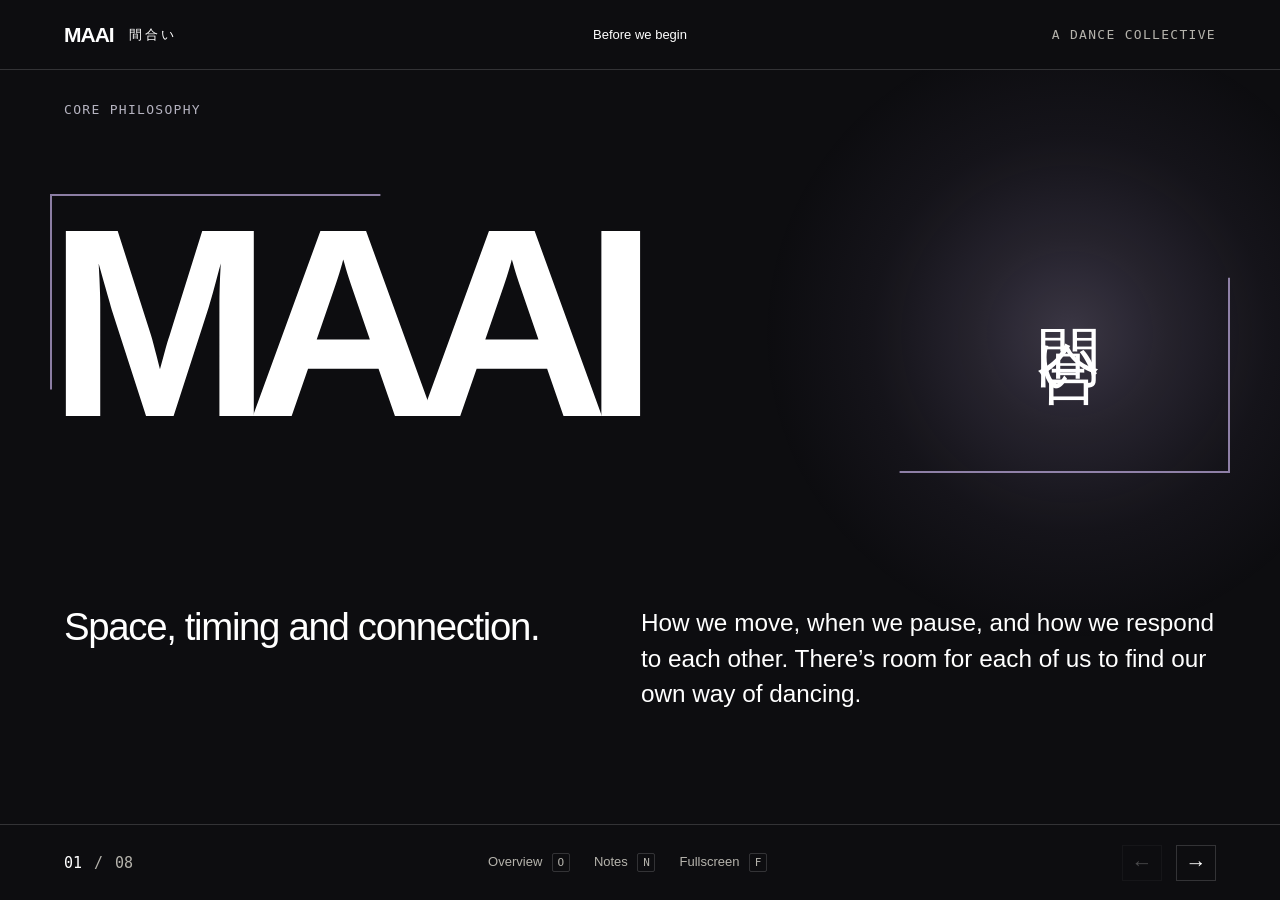
<file: index.html>
<!doctype html>
<html lang="en">
<head>
  <meta charset="utf-8">
  <meta name="viewport" content="width=device-width, initial-scale=1">
  <meta name="theme-color" content="#0d0d10">
  <meta name="description" content="MAAI — a dance collective exploring space, timing and connection.">
  <title>MAAI / Core philosophy</title>
  <link rel="stylesheet" href="styles.css">
  <script src="script.js" defer></script>
  <noscript><style>body{height:auto;overflow:auto}#deck{height:auto}.slide[hidden]{display:block!important}.slide{position:relative;height:auto;min-height:650px}.interval-field{display:none}.speaker-notes[hidden]{display:none!important}.controls{display:none}.no-script{position:static}</style></noscript>
</head>
<body>
  <a class="skip-link" href="#slide-1">Skip to presentation</a>
  <header class="masthead">
    <a class="brand" href="#1" aria-label="MAAI, first slide">MAAI<span lang="ja">間合い</span></a>
    <a class="guide-link" id="intro-guide" href="conversation-guide.html" aria-haspopup="dialog">Before we begin</a>
    <span class="masthead-label">A Dance Collective</span>
  </header>

  <div class="spotlight-field" aria-hidden="true"><div class="spotlight"></div></div>
  <div class="interval-field" aria-hidden="true"><div class="interval-plane"></div><div class="interval-plane"></div></div>
  <main id="deck" aria-label="MAAI recruitment presentation" aria-roledescription="carousel">
    <section class="slide cover active" id="slide-1" data-spotlight='#cover-japanese' data-motion="open" data-title="Core philosophy" data-theme="dark" data-frame-a='#cover-opening' data-frame-b='#cover-opening' data-frame-mode='aperture' aria-labelledby="title-1" aria-roledescription="slide" aria-label="1 of 8" tabindex="-1">
      <div class="eyebrow">Core philosophy</div>
      <div class="cover-title" id="cover-opening"><h1 id="title-1">MAAI</h1><span class="cover-jp" id="cover-japanese" lang="ja">間合い</span></div>
      <div class="cover-bottom cover-philosophy"><h2>Space, timing and connection.</h2><p>How we move, when we pause, and how we respond to each other. There’s room for each of us to find our own way of dancing.</p></div>
      <aside class="speaker-notes" hidden><p>In Japanese martial arts, maai (間合い) is the distance between you and the person facing you. That space changes as you respond to each other.</p><p>For MAAI, I’m borrowing that idea for how we share space, choose when to move or pause, and respond to the music and each other. I want us to develop our own choices while learning together.</p></aside>
    </section>

    <section class="slide vision" id="slide-2" data-spotlight='#space-interval' data-motion="approach" data-title="Why we’re coming together" data-theme="lilac" data-frame-a='#aim-statement' data-frame-b='#aim-outcomes' data-frame-mode='space-band' aria-labelledby="title-2" aria-roledescription="slide" aria-label="2 of 8" tabindex="-1" hidden>
      <div class="eyebrow">Why we’re coming together</div>
      <div class="aim-statement" id="aim-statement"><h2 id="title-2" class="space-heading"><span class="space-invitation">Let’s make <em>space.</em></span> <span class="space-interval" id="space-interval" aria-hidden="true"></span><em class="space-dance">for dance.</em></h2><p>I’d like us to make time for this and see what we can build together.</p></div>
      <div class="aim-outcomes" id="aim-outcomes"><div><h3>Time to train</h3><p>A regular space to focus on our dancing.</p></div><div><h3>Room to explore</h3><p>Try things without needing to get them right straight away.</p></div><div><h3>People to grow with</h3><p>Different ideas and experiences we can learn from.</p></div></div>
      <aside class="speaker-notes" hidden><p>What would you hope to find in a group like this?</p></aside>
    </section>

    <section class="slide pillars" id="slide-3" data-spotlight='.pillar-tabs [aria-selected="true"]' data-motion="focus" data-title="How we develop" data-theme="dark" data-frame-a='#training-structure' data-frame-b='#pillar-panel' data-frame-mode='structure' aria-labelledby="title-3" aria-roledescription="slide" aria-label="3 of 8" tabindex="-1" hidden>
      <div class="eyebrow">Our training focus</div>
      <h2 id="title-3" class="compact-title">How we’ll develop</h2>
      <div class="pillars-layout">
        <div class="pillar-tabs skill-structure" id="training-structure" role="tablist" aria-label="Training structure" aria-orientation="vertical" aria-describedby="training-structure-description">
          <span class="layer-label application-label" aria-hidden="true">Application</span>
          <div class="application-row" role="presentation">
            <button id="pillar-tab-5" role="tab" aria-selected="false" aria-controls="pillar-panel" data-pillar="5" tabindex="-1"><strong>Pickup &amp; retention</strong></button>
            <button id="pillar-tab-3" role="tab" aria-selected="false" aria-controls="pillar-panel" data-pillar="3" tabindex="-1"><strong>Creative exploration</strong></button>
          </div>
          <span class="layer-label core-label" aria-hidden="true">Core skills</span>
          <div class="core-tier" role="presentation"><div class="core-row" role="presentation">
            <button id="pillar-tab-0" role="tab" aria-selected="false" aria-controls="pillar-panel" data-pillar="0" tabindex="-1"><strong>Body awareness<br>&amp; isolation</strong></button>
            <button id="pillar-tab-1" role="tab" aria-selected="false" aria-controls="pillar-panel" data-pillar="1" tabindex="-1"><strong>Rhythm<br>&amp; coordination</strong></button>
            <button id="pillar-tab-2" role="tab" aria-selected="false" aria-controls="pillar-panel" data-pillar="2" tabindex="-1"><strong>Footwork<br>&amp; weight transfer</strong></button>
          </div></div>
          <span class="layer-label foundation-label" aria-hidden="true">Foundation</span>
          <button class="foundation-tier" id="pillar-tab-4" role="tab" aria-selected="true" aria-controls="pillar-panel" data-pillar="4"><strong>Strength &amp; conditioning</strong></button>
        </div>
        <p class="sr-only" id="training-structure-description">Foundation: strength and conditioning. Core skills: body awareness, rhythm and coordination, and footwork. Application: pickup and retention, and creative exploration. Use up and down between layers, and left and right within each layer.</p>
        <div id="pillar-panel" class="pillar-panel" role="tabpanel" aria-labelledby="pillar-tab-4" tabindex="0">
          <div><h3 id="pillar-heading">Strength &amp; conditioning</h3><p id="pillar-copy">Build the strength, stability and stamina that support all of this. We’ll focus on glutes, core and upper body.</p></div>
        </div>
      </div>
      <aside class="speaker-notes" hidden><p>We’ll build the physical support, work on the core skills, then use them to learn choreo and explore our own movement.</p><p>We can adjust the training to suit you. Is there anything you’d like me to know?</p></aside>
    </section>

    <section class="slide schedule" id="slide-4" data-spotlight='.lab-tabs [aria-selected="true"]' data-motion="exchange" data-title="Our training rhythm" data-theme="lilac" data-frame-a='#lab-panel' data-frame-b='.lab-tabs [aria-selected="true"]' data-frame-mode='lab-stage' aria-labelledby="title-4" aria-roledescription="slide" aria-label="4 of 8" tabindex="-1" hidden>
      <div class="eyebrow">Our training rhythm</div>
      <div class="title-row"><h2 id="title-4">We meet<br><em>every two weeks.</em></h2><p class="session-length"><strong>3 hours</strong><span>per session</span></p></div>
      <div class="lab-layout">
        <div class="lab-tabs" role="tablist" aria-label="Lab formats">
          <button id="lab-tab-0" role="tab" aria-selected="true" aria-controls="lab-panel" data-lab="0"><span class="lab-letter">A</span><span class="lab-name">Technical Lab</span></button>
          <button id="lab-tab-1" role="tab" aria-selected="false" aria-controls="lab-panel" data-lab="1" tabindex="-1"><span class="lab-letter">B</span><span class="lab-name">Choreography Lab</span></button>
        </div>
        <div class="lab-panel" id="lab-panel" role="tabpanel" aria-labelledby="lab-tab-0" tabindex="0"><p class="eyebrow" id="lab-kicker">Work on the basics</p><h3 id="lab-heading">Technical Lab</h3><p id="lab-copy">Work on a core skill, practise drills and share what you’ve found.</p></div>
      </div>
      <p class="footnote">Conditioning stays part of every session.</p>
      <aside class="speaker-notes" hidden><p>We’ll alternate the two labs and agree on the dates together.</p><p>The short choreos will be around 15–30 seconds. We’ll learn the details, dance without following me and try them again after a break.</p></aside>
    </section>

    <section class="slide ownership" id="slide-5" data-spotlight='#between-sessions' data-motion="layer" data-title="How we build this" data-theme="dark" data-frame-a='#in-room' data-frame-b='#between-sessions' data-frame-mode='contribution' aria-labelledby="title-5" aria-roledescription="slide" aria-label="5 of 8" tabindex="-1" hidden>
      <div class="eyebrow">How we build this</div>
      <h2 id="title-5">Everyone<br><em>brings something.</em></h2>
      <div class="contribution-map" id="shared-commitments">
        <div class="in-room" id="in-room"><p class="eyebrow">In the room</p><div class="room-actions">
          <div><h3>Lead drills</h3><p>Find a drill, try it with a partner, then teach it to us. We’ll take turns.</p></div>
          <div><h3>Help each other</h3><p>Give honest feedback. Stay open to different styles and ideas.</p></div>
        </div></div>
        <div class="between-sessions" id="between-sessions"><p class="eyebrow">Between sessions</p><h3>Consistent practice</h3><p>Aim for 15 minutes, twice a week. Record yourself and watch it back. What feels clearer, and what needs more time?</p></div>
      </div>
      <aside class="speaker-notes" hidden><p>I’ll help you prepare your drill before you lead it.</p><p>When you watch your recording, pick one thing to work on next. We can talk about what you noticed when we meet.</p></aside>
    </section>

    <section class="slide progress-slide" id="slide-6" data-spotlight='#growth-panel' data-motion="return" data-title="How we track progress" data-theme="lilac" data-frame-a='#progress-check' data-frame-b='#growth-panel' data-frame-mode='review' aria-labelledby="title-6" aria-roledescription="slide" aria-label="6 of 8" tabindex="-1" hidden>
      <div class="eyebrow">How we track progress</div>
      <div class="progress-layout"><div class="progress-baseline"><h2 id="title-6">What feels<br><em>different now?</em></h2><div class="progress-intro" id="progress-check"><h3>Session 2<br>to Session 12</h3><p>We’ll revisit our first choreography along the way. At the showcase, we’ll compare it with your first attempt.</p></div></div><div class="progress-example"><div class="progress-tabs" role="tablist" aria-label="Signs of progress"><button id="growth-tab-0" role="tab" aria-selected="true" aria-controls="growth-panel" data-growth="0">Control</button><button id="growth-tab-1" role="tab" aria-selected="false" aria-controls="growth-panel" data-growth="1" tabindex="-1">Timing</button><button id="growth-tab-2" role="tab" aria-selected="false" aria-controls="growth-panel" data-growth="2" tabindex="-1">Memory</button><button id="growth-tab-3" role="tab" aria-selected="false" aria-controls="growth-panel" data-growth="3" tabindex="-1">Ideas</button></div><div id="growth-panel" role="tabpanel" aria-labelledby="growth-tab-0" tabindex="0"><h3 id="growth-heading">Control</h3><p id="growth-copy">Can you engage what you mean to?</p></div><p class="check-in-note">We’ll check in at sessions 3, 6 and 10, and review your progress together.</p></div></div>
      <aside class="speaker-notes" hidden><p>We’ll check in at session 3 about the training rhythm, session 6 about your progress, and session 10 about the support you need for your piece.</p><p>Revisiting a familiar choreo helps us see changes in control, timing and memory. We’ll also try new choreos to see how your pickup develops.</p></aside>
    </section>

    <section class="slide pilot first-chapter" id="slide-7" data-spotlight='.pilot-number' data-motion="gather" data-title="Our first chapter" data-theme="dark" data-frame-a='#chapter-training' data-frame-b='#chapter-sharing' data-frame-mode='chapter-route' aria-labelledby="title-7" aria-roledescription="slide" aria-label="7 of 8" tabindex="-1" hidden>
      <div class="eyebrow">Our first chapter</div>
      <div class="pilot-top"><h2 id="title-7"><span class="pilot-number">12</span><span class="pilot-weeks">sessions<br>to grow together.</span></h2><div class="pilot-intro"><p>Our starting plan</p><p class="quiet">About 24 weeks, meeting fortnightly.<br>We’ll agree on the pace together.</p></div></div>
      <div class="pilot-phases chapter-route" id="pilot-decisions">
        <div class="chapter-group" id="chapter-training">
          <div class="phase-step"><div class="phase-heading"><p class="eyebrow">Sessions 1–2</p><h3>Start</h3></div><p>Get to know each other and learn our first choreo.</p></div>
          <div class="phase-step"><div class="phase-heading"><p class="eyebrow">Sessions 3–8</p><h3>Develop</h3></div><p>Work on each core skill, then apply it in a short choreo.</p></div>
        </div>
        <div class="chapter-group" id="chapter-sharing">
          <div class="phase-step"><div class="phase-heading"><p class="eyebrow">Sessions 9–10</p><h3>Create</h3></div><p>Make a 30–60-second piece with music and movement of your choice.</p></div>
          <div class="phase-step"><div class="phase-heading"><p class="eyebrow">Sessions 11–12</p><h3>Showcase</h3></div><p>Refine your piece and share it alongside our first choreo.</p></div>
        </div>
      </div>
      <aside class="speaker-notes" hidden><p>I’ll introduce your own piece in session 6, so you have time to try ideas before we focus on it in sessions 9–12.</p><p>Bring in at least one idea you’ve worked on here.</p></aside>
    </section>

    <section class="slide invitation" id="slide-8" data-spotlight='#title-8' data-motion="open" data-title="An invitation" data-theme="lilac" data-frame-a='#invitation-together' data-frame-b='#invitation-together' data-frame-mode='together' aria-labelledby="title-8" aria-roledescription="slide" aria-label="8 of 8" tabindex="-1" hidden>
      <div class="eyebrow">An invitation</div>
      <div class="invitation-together" id="invitation-together">
      <h2 id="title-8">I’d love for you<br><em>to join us.</em></h2>
      <div class="invitation-copy" id="invitation-next-step"><p>Let’s talk about making time to train together.</p><button class="text-button" id="conversation-button">Take a moment</button></div>
      </div>
      <aside class="speaker-notes" hidden><p>You don’t have to decide now. What would you like to talk through?</p></aside>
    </section>
  </main>

  <footer class="controls" aria-label="Presentation controls">
    <div class="slide-position"><span id="current-number">01</span><span class="position-divider">/</span><span id="total-slides">08</span></div>
    <div class="utilities"><button id="overview-button" aria-label="Slide overview (O)" aria-haspopup="dialog">Overview <kbd>O</kbd></button><button id="notes-button" aria-label="Presenter notes (N)" aria-haspopup="dialog">Notes <kbd>N</kbd></button><button id="fullscreen-button" aria-label="Toggle fullscreen (F)">Fullscreen <kbd>F</kbd></button></div>
    <div class="slide-arrows"><button id="previous-button" aria-label="Previous slide (Left arrow)" disabled>←</button><button id="next-button" aria-label="Next slide (Right arrow)">→</button></div>
  </footer>
  <p class="sr-only" id="slide-announcement" aria-live="polite" aria-atomic="true"></p>
  <p class="toast" id="toast" role="status" hidden></p>

  <dialog id="guide-dialog" class="overlay guide-dialog" aria-labelledby="guide-dialog-title"><div class="dialog-heading"><h2 id="guide-dialog-title">Before we begin</h2><button data-close aria-label="Close conversation guide">×</button></div><iframe src="conversation-guide.html?embedded=1" title="Pre-presentation conversation guide"></iframe></dialog>
  <dialog id="overview-dialog" class="overlay overview-dialog" aria-labelledby="overview-title"><div class="dialog-heading"><div><h2 id="overview-title">Slide overview</h2></div><button data-close aria-label="Close overview">×</button></div><div id="overview-grid" class="overview-grid"></div><p class="dialog-hint">Choose a slide · Esc to return</p></dialog>
  <dialog id="notes-dialog" class="overlay notes-dialog" aria-labelledby="notes-title"><div class="dialog-heading"><div><p class="eyebrow">Presenter notes / visible on this screen</p><h2 id="notes-title">Core philosophy</h2></div><button data-close aria-label="Close presenter notes">×</button></div><div id="notes-content"></div><div class="notes-footer"><button id="notes-previous">← Previous</button><span id="notes-position">01 / 08</span><button id="notes-next">Next →</button></div><p class="dialog-hint">N or Esc to close</p></dialog>
  <dialog id="conversation-dialog" class="overlay conversation-dialog" aria-labelledby="conversation-title"><div class="dialog-heading"><h2 id="conversation-title">What’s on your mind?</h2><button data-close aria-label="Close conversation prompts">×</button></div><ol><li>What appeals to you?</li><li>What are you unsure about?</li></ol><p class="quiet">Take your time. We can talk again.</p></dialog>
  <noscript><p class="no-script">Enable JavaScript for slide controls and interactive sections. You can still read the full presentation below.</p></noscript>
</body>
</html>
</file>
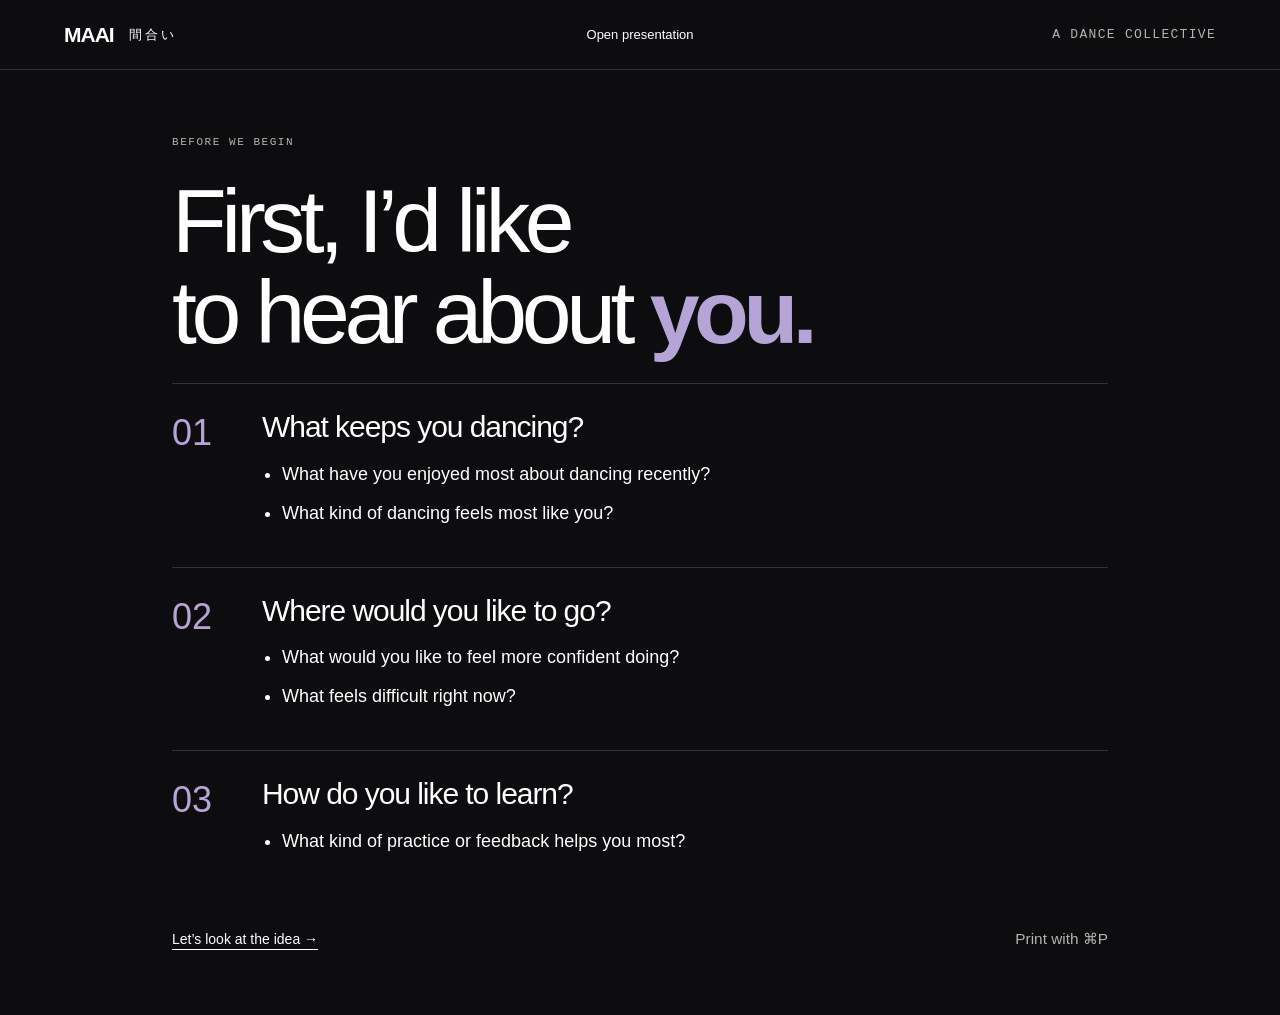
<file: conversation-guide.html>
<!doctype html>
<html lang="en">
<head><meta charset="utf-8"><meta name="viewport" content="width=device-width, initial-scale=1"><meta name="theme-color" content="#0d0d10"><title>MAAI / Before we begin</title><link rel="stylesheet" href="styles.css"><script src="script.js" defer></script></head>
<body class="guide-page">
  <header class="masthead"><a class="brand" href="index.html">MAAI<span lang="ja">間合い</span></a><a class="guide-link" href="index.html">Open presentation</a><span class="masthead-label">A Dance Collective</span></header>
  <main>
    <p class="eyebrow">Before we begin</p><h1>First, I’d like<br>to hear about <em>you.</em></h1>
    <section class="guide-section" aria-labelledby="guide-1"><span class="guide-step" aria-hidden="true">01</span><div><h2 id="guide-1">What keeps you dancing?</h2><ul><li>What have you enjoyed most about dancing recently?</li><li>What kind of dancing feels most like you?</li></ul></div></section>
    <section class="guide-section" aria-labelledby="guide-2"><span class="guide-step" aria-hidden="true">02</span><div><h2 id="guide-2">Where would you like to go?</h2><ul><li>What would you like to feel more confident doing?</li><li>What feels difficult right now?</li></ul></div></section>
    <section class="guide-section" aria-labelledby="guide-3"><span class="guide-step" aria-hidden="true">03</span><div><h2 id="guide-3">How do you like to learn?</h2><ul><li>What kind of practice or feedback helps you most?</li></ul></div></section>
    <div class="guide-actions"><a href="index.html">Let’s look at the idea →</a><span class="small-copy">Print with ⌘P</span></div>
  </main>
</body>
</html>
</file>
<file: styles.css>
/* MAAI: a quiet stage for movement, with no external assets. */
:root{--charcoal:#0d0d10;--paper:#ffffff;--lavender:#b7a4d6;--font-primary:"Helvetica Neue",Helvetica,sans-serif;--font-secondary:"Avenir Next",Avenir,sans-serif;--font-tertiary:Menlo,monospace;--ink:var(--paper);--surface:var(--charcoal);--muted:#b5b3ac;--rule:#ffffff28;--accent:var(--lavender);--header:70px;--footer:76px;--gutter:clamp(24px,5vw,82px);color-scheme:dark;font-family:var(--font-secondary)}

*{box-sizing:border-box}
body{margin:0;height:100svh;overflow:hidden;background:var(--surface);color:var(--ink);transition:background-color .85s ease,color .55s ease}
body[data-theme="lilac"],.slide[data-theme="lilac"]{--surface:var(--lavender);--ink:var(--charcoal);--muted:#393044;--rule:#0d0d1036;--accent:#392549;color-scheme:light}
button,a{-webkit-tap-highlight-color:transparent}
button{font:inherit;color:inherit;cursor:pointer}
button:disabled{opacity:.25;cursor:default}
a{color:inherit}
button:focus-visible,a:focus-visible,[tabindex]:focus-visible{outline:2px solid var(--accent);outline-offset:5px}
button{touch-action:manipulation}
button:hover:not(:disabled){color:var(--accent)}
[hidden]{display:none!important}
.sr-only{position:absolute;margin:-1px;width:1px;height:1px;padding:0;overflow:hidden;clip-path:inset(50%);white-space:nowrap;border:0}
.skip-link{position:fixed;left:24px;top:-100px;z-index:10;padding:12px;background:var(--paper);color:var(--charcoal)}
.skip-link:focus{top:12px}

.masthead{height:var(--header);padding:0 var(--gutter);display:flex;align-items:center;justify-content:space-between;gap:20px;border-bottom:1px solid var(--rule)}
.brand{text-decoration:none;font-size:21px;font-weight:750;letter-spacing:-1px;display:flex;align-items:center;gap:15px}
.brand span{font-size:13px;font-weight:400;letter-spacing:3px}
.masthead-label,.guide-link{font-size:11px;letter-spacing:.1em}
.masthead-label{text-transform:uppercase;color:var(--muted)}
.guide-link{text-decoration:none;letter-spacing:0}
.guide-link span{padding-left:12px;font-size:17px}

#deck{position:relative;z-index:1;height:calc(100svh - var(--header) - var(--footer));min-height:360px}
.slide{height:100%;padding:32px var(--gutter) 30px;position:absolute;inset:0;isolation:isolate;overflow:auto;scrollbar-width:thin;scrollbar-color:var(--muted) transparent}
.slide.active{z-index:2}
.slide.leaving{z-index:1;pointer-events:none}
.slide:focus-visible{outline:none}
.slide[data-theme="dark"]{--ink:#fff;--muted:#b5b3c0;--rule:#ffffff28;--accent:var(--lavender);color:var(--ink)}
.slide[data-theme="lilac"]{color:var(--ink)}
.eyebrow{font-size:11px;font-weight:500;letter-spacing:.14em;text-transform:uppercase;margin:0 0 25px;color:var(--muted)}
h1,h2,h3,p{margin-top:0}
h1,h2,h3{font-family:var(--font-primary);font-weight:500}
h2{font-size:clamp(44px,5.7vw,92px);line-height:1.02;letter-spacing:-.055em;margin-bottom:28px}
h2 em{font-family:var(--font-primary);font-style:normal;font-weight:300;letter-spacing:-.055em}
h3{font-size:clamp(22px,2.1vw,32px);letter-spacing:-.035em;line-height:1.1}
p{font-size:clamp(17px,1.55vw,23px);line-height:1.5;margin-bottom:20px}
.quiet,.small-copy{color:var(--muted)}
.small-copy{font-size:clamp(14px,1.2vw,18px);line-height:1.55}
.footnote{font-size:12px;line-height:1.5;color:var(--muted);margin:24px 0 0}
.compact-title{font-size:clamp(36px,4.3vw,66px);margin-bottom:28px}

.cover{display:flex;flex-direction:column;justify-content:space-between;overflow:hidden}
.cover .eyebrow{margin-bottom:12px}
.cover-title{position:relative;display:flex;align-items:center;gap:3vw;z-index:1}
.cover h1{font-size:clamp(105px,21vw,330px);font-weight:650;letter-spacing:-.095em;line-height:.86;margin:0 0 20px -.06em}
.title-dot{color:var(--accent)}
.cover-jp{font-family:var(--font-primary);writing-mode:vertical-rl;font-size:clamp(30px,5vw,74px);letter-spacing:.2em;margin-left:auto;margin-right:8vw}
.cover-bottom{display:flex;justify-content:space-between;align-items:flex-end;gap:28px;padding-right:16vw}
.cover-tagline{font-size:clamp(25px,3vw,44px);letter-spacing:-.03em;line-height:1.22;margin-bottom:20px}
.cover-bottom .small-copy{margin-bottom:20px;max-width:250px}
.movement-score{display:flex;align-items:center;gap:18px;max-width:500px;font-size:9px;letter-spacing:.2em;color:var(--muted);padding-top:12px}
.movement-score i{height:1px;flex:1;background:var(--rule);position:relative}
.movement-score i:after{content:"";position:absolute;right:0;top:-3px;height:7px;width:1px;background:var(--muted)}

.vision{display:grid;grid-template-columns:1.2fr 1fr;grid-template-rows:auto 1fr auto;column-gap:7vw}
.vision>.eyebrow,.word-score{grid-column:1/-1}
.vision h2{align-self:center;margin:0 0 25px}
.vision-copy{align-self:center;padding-top:20px;max-width:450px}
.vision-copy>p:first-child{font-size:clamp(21px,2vw,30px);line-height:1.4;letter-spacing:-.025em}
.word-score{display:flex;align-items:center;justify-content:space-between;border-top:1px solid var(--rule);padding-top:22px;gap:16px;font-size:clamp(26px,4.5vw,65px);letter-spacing:-.04em}
.word-score span:nth-child(2){font-family:var(--font-primary);font-style:normal}
.word-score span:last-child{color:var(--accent)}

.benefit-lines>div{border-top:1px solid var(--rule);display:grid;grid-template-columns:50px 1.1fr 1fr;gap:24px;align-items:center;padding:20px 0}
.line-number{font-size:11px;color:var(--accent);align-self:start;padding-top:8px}
.benefit-lines h3{font-size:clamp(31px,4.8vw,72px);margin:0;line-height:1.1}
.benefit-lines>div:nth-child(2) h3{padding-left:3vw}
.benefit-lines>div:nth-child(3) h3{font-family:var(--font-primary);font-style:normal}
.benefit-lines p{margin:0;font-size:clamp(16px,1.4vw,21px);color:var(--muted)}

.pillars-layout{display:grid;grid-template-columns:1.1fr 1fr;gap:5vw}
.pillar-tabs{display:flex;flex-direction:column}
.pillar-tabs button{background:none;border:0;border-top:1px solid var(--rule);padding:21px 0;display:grid;grid-template-columns:28px 1fr 40px;gap:15px;text-align:left;font-size:clamp(16px,1.4vw,21px);align-items:center}
.pillar-tabs button:last-child{border-bottom:1px solid var(--rule)}
.pillar-tabs button span,.pillar-tabs button b{font-size:11px;font-weight:400;color:var(--muted)}
.pillar-tabs button b{text-align:right}
.pillar-tabs button[aria-selected="true"]{color:var(--accent)}
.pillar-tabs button[aria-selected="true"] span{color:var(--accent);font-weight:700}
.pillar-panel{position:relative;min-height:340px;display:flex;align-items:flex-end;background:#0d0d1010;padding:28px 32px;overflow:hidden}
.pillar-panel>div{position:relative;z-index:1;max-width:410px}
.pillar-panel h3{margin-bottom:12px}
.pillar-panel p{font-size:18px;line-height:1.45;margin-bottom:16px}
.pillar-panel .practice-cue{font-size:14px;border-top:1px solid #22222028;padding-top:15px;margin-bottom:0;color:var(--muted)}
.giant-number{position:absolute;right:12px;top:-30px;font-size:180px;line-height:1;letter-spacing:-.1em;color:#0d0d1026}

.schedule h2{font-size:clamp(38px,4.6vw,70px)}
.title-row{display:flex;align-items:flex-end;justify-content:space-between;gap:24px}
.session-length{font-size:27px;line-height:1.2;text-align:right;margin-bottom:30px;color:var(--accent)}
.session-length span{font-size:12px;color:var(--muted)}
.lab-layout{display:grid;grid-template-columns:.9fr 1.1fr;gap:6vw}
.lab-tabs{display:flex;flex-direction:column}
.lab-tabs button{display:flex;gap:28px;align-items:center;border:0;border-top:1px solid var(--rule);padding:22px 0;background:none;text-align:left;font-size:clamp(23px,2.6vw,39px);letter-spacing:-.04em;color:var(--muted)}
.lab-tabs button:last-child{border-bottom:1px solid var(--rule)}
.lab-tabs button span{font-size:15px;color:var(--muted);letter-spacing:0}
.lab-tabs button[aria-selected="true"]{color:var(--accent)}
.lab-panel{border-left:1px solid var(--rule);padding-left:32px}
.lab-panel .eyebrow{margin-bottom:16px}
.lab-panel h3{font-size:clamp(26px,3vw,43px);margin-bottom:12px}
.lab-panel p:last-child{font-size:16px;color:var(--muted);max-width:390px;margin:0}
.lab-timeline{display:grid;grid-template-columns:repeat(6,1fr);border-top:1px solid var(--rule);margin-top:28px;padding-top:12px;gap:15px}
.lab-timeline span{display:flex;align-items:center;justify-content:space-between;font-size:10px;color:var(--muted);padding:0 10px 0 0;border-right:1px solid var(--rule)}
.lab-timeline span:last-child{border:0}
.lab-timeline b{font-size:16px;font-weight:400}
.lab-timeline .tech b{color:var(--accent)}
.schedule .footnote{margin-top:15px}

.ownership h2{font-size:clamp(48px,6.8vw,102px);margin-bottom:38px}
.ownership-grid{display:grid;grid-template-columns:repeat(3,1fr);gap:4vw}
.ownership-grid>div{border-top:1px solid var(--rule);padding-top:20px}
.ownership-grid .eyebrow{font-size:10px;margin-bottom:18px}
.ownership-grid h3{font-size:clamp(23px,2.2vw,33px);margin-bottom:14px}
.ownership-grid p{font-size:clamp(16px,1.4vw,20px);margin:0}
.ownership .footnote{margin-top:30px}

.progress-slide h2{font-size:clamp(42px,5.4vw,79px)}
.progress-layout{display:grid;grid-template-columns:.9fr 1.1fr;gap:7vw}
.learning-cycle{display:flex;flex-direction:column}
.learning-cycle>span{border-top:1px solid var(--rule);padding:12px 0;font-size:clamp(28px,3.4vw,51px);letter-spacing:-.04em}
.learning-cycle>span:nth-child(2){padding-left:3vw}
.learning-cycle>span:last-child{padding-left:6vw;color:var(--accent);font-family:var(--font-primary);font-style:normal}
.learning-cycle i{font-family:var(--font-primary);font-style:normal;float:right}
.progress-example>.eyebrow{margin-bottom:18px}
.progress-tabs{display:flex;gap:22px;margin-bottom:22px}
.progress-tabs button{background:none;border:0;border-bottom:1px solid transparent;padding:0 0 9px;font-size:13px;color:var(--muted)}
.progress-tabs button[aria-selected="true"]{border-color:var(--accent);color:var(--accent)}
#growth-panel{min-height:125px}
#growth-panel h3{font-size:29px;margin-bottom:12px}
#growth-panel p{font-size:18px;max-width:460px}
.progress-example .small-copy{font-size:13px;margin:0;max-width:440px}

.culture-layout{display:grid;grid-template-columns:1.1fr 1fr;gap:5vw;align-items:center}
.culture h2{font-size:clamp(46px,6.5vw,100px);line-height:1.07;margin-bottom:30px}
.culture-list p{border-top:1px solid var(--rule);padding-top:18px;display:grid;grid-template-columns:30px 1fr;gap:15px;font-size:clamp(17px,1.6vw,24px);margin-bottom:18px}
.culture-list p span{font-size:10px;color:var(--muted);padding-top:7px}
.culture-signoff{border-top:1px solid var(--rule);padding-top:22px;margin:18px 0 0;font-size:clamp(18px,2vw,29px);letter-spacing:-.03em}

.pilot-top{display:grid;grid-template-columns:1.5fr 1fr;gap:5vw;align-items:center}
.pilot h2{display:flex;gap:30px;align-items:center;margin:0 0 30px}
.pilot-number{font-size:clamp(150px,19vw,290px);line-height:.9;font-weight:500;letter-spacing:-.1em;color:var(--accent);margin-left:-.07em}
.pilot-weeks{font-size:clamp(26px,3vw,44px);line-height:1.05;letter-spacing:-.05em}
.pilot-intro p{font-size:clamp(18px,1.9vw,28px);letter-spacing:-.03em}
.pilot-intro .quiet{font-size:clamp(15px,1.4vw,21px)}
.pilot-phases{display:grid;grid-template-columns:repeat(3,1fr);gap:35px}
.pilot-phases>div{border-top:1px solid var(--rule);padding-top:20px}
.pilot-phases .eyebrow{font-size:10px;margin-bottom:25px}
.pilot-phases h3{font-size:clamp(23px,2.4vw,36px);margin-bottom:12px}
.pilot-phases p{font-size:16px;color:var(--muted);margin:0}

.invitation{display:grid;grid-template-columns:1.4fr .8fr;grid-template-rows:auto 1fr auto;gap:0 6vw}
.invitation>.eyebrow,.invitation-mark{grid-column:1/-1}
.invitation h2{font-size:clamp(60px,7.7vw,120px);align-self:center;margin-bottom:25px;line-height:.98}
.invitation-copy{align-self:center;padding-top:20px}
.invitation-copy>p:first-child{font-size:clamp(18px,1.8vw,27px);max-width:360px}
.invitation-question{font-family:var(--font-primary);font-style:normal;font-size:clamp(22px,2.2vw,33px);line-height:1.25;margin:30px 0 22px}
.text-button{border:0;border-bottom:1px solid var(--ink);padding:0 0 9px;background:none;font-size:13px}
.text-button span{margin-left:35px}
.invitation-mark{border-top:1px solid var(--rule);padding-top:16px;font-size:13px;letter-spacing:.07em;color:var(--muted)}

.controls{height:var(--footer);display:flex;align-items:center;justify-content:space-between;padding:0 var(--gutter);border-top:1px solid var(--rule);position:relative;gap:20px}
.slide-position{display:flex;gap:12px;align-items:center;font-size:12px;font-variant-numeric:tabular-nums}
.position-divider,.slide-position>span:nth-child(3){color:var(--muted)}
.utilities{display:flex;gap:24px}
.utilities button{background:none;border:0;padding:10px 0;font-size:11px;color:var(--muted)}
kbd{font:inherit;font-size:9px;display:inline-block;border:1px solid var(--rule);border-radius:2px;min-width:18px;padding:2px 4px;margin-left:6px}
.slide-arrows{display:flex;gap:14px}
.slide-arrows button{background:none;border:1px solid var(--rule);width:40px;height:36px;font-size:21px}
.deck-progress{height:2px;position:absolute;bottom:0;left:0;width:100%;background:var(--rule)}
#deck-progress-fill{display:block;height:100%;width:10%;background:var(--accent);transition:width .35s}

.overlay{--ink:var(--paper);--muted:#b5b3ac;--rule:#ffffff28;--accent:var(--lavender);color:var(--paper);background:var(--charcoal);border:1px solid #77736d;padding:32px;max-width:min(1000px,calc(100vw - 40px));max-height:calc(100svh - 48px);overflow:auto;width:100%;color-scheme:dark;box-shadow:0 25px 90px #0006}
.overlay::backdrop{background:#161615cc;backdrop-filter:blur(7px)}
.dialog-heading{display:flex;align-items:flex-start;justify-content:space-between;gap:22px;margin-bottom:26px}
.dialog-heading .eyebrow{margin-bottom:12px}
.dialog-heading h2{font-size:40px;margin:0}
.dialog-heading>button{border:1px solid var(--rule);background:none;width:36px;height:36px;font-size:25px;flex-shrink:0}
.overview-grid{display:grid;grid-template-columns:repeat(5,1fr);gap:12px}
.overview-item{border:1px solid var(--rule);background:#ffffff06;min-height:135px;display:flex;flex-direction:column;justify-content:space-between;text-align:left;padding:17px;gap:18px}
.overview-item>span:first-child{font-family:var(--font-primary);font-size:35px;font-style:normal;color:var(--accent)}
.overview-item>span:last-child{font-size:14px;line-height:1.3}
.overview-item[aria-current="true"]{border-color:var(--accent);background:#b7a4d620}
.dialog-hint{font-size:11px;color:var(--muted);margin:24px 0 0}
.notes-dialog{max-width:730px}
#notes-content p{font-size:18px;line-height:1.6}
.notes-footer{display:flex;align-items:center;justify-content:space-between;border-top:1px solid var(--rule);padding-top:20px;margin-top:24px;font-size:12px}
.notes-footer button{background:none;border:0;padding:8px 0;font-size:14px}
.conversation-dialog{max-width:680px}
.conversation-dialog h2{font-size:clamp(34px,4vw,56px)}
.conversation-dialog ol{padding-left:25px}
.conversation-dialog li{font-size:22px;padding:14px 0;border-top:1px solid var(--rule)}
.conversation-dialog>p{font-size:16px;margin-bottom:0}
.toast{position:fixed;bottom:90px;left:50%;transform:translateX(-50%);padding:12px 20px;background:var(--paper);color:var(--charcoal);font-size:13px;max-width:90vw;z-index:20;box-shadow:0 4px 20px #0004}
.no-script{background:var(--paper);color:var(--charcoal);padding:15px;position:fixed;top:0;left:0;right:0;z-index:3;font-size:15px}

/* The separate conversation guide is readable and printable without scripts. */
.guide-page{height:auto;overflow:auto;background:var(--charcoal);color:var(--paper)}
.guide-page main{max-width:1000px;margin:0 auto;padding:64px 32px}
.guide-page h1{font-size:clamp(50px,7vw,90px);line-height:1.02;letter-spacing:-.06em;max-width:800px;margin-bottom:25px}
.guide-page h1 em{font-family:var(--font-primary);font-weight:300;font-style:normal}
.guide-intro{font-size:23px;max-width:660px}
.guide-meta{font-size:12px;color:var(--muted);margin-bottom:50px}
.guide-section{display:grid;grid-template-columns:70px 1fr;gap:20px;border-top:1px solid var(--rule);padding:28px 0}
.guide-section>.guide-step{font-family:var(--font-primary);font-style:normal;font-size:36px;color:var(--accent)}
.guide-section h2{font-size:30px;letter-spacing:-.035em;margin-bottom:18px}
.guide-section ul{margin:0;padding-left:20px}
.guide-section li{font-size:18px;line-height:1.5;margin-bottom:12px}
.guide-section p{font-size:17px}
.guide-section p:last-child{margin-bottom:0}
.guide-closing{padding:30px;background:var(--lavender);color:var(--charcoal);margin-top:20px}
.guide-closing h2{font-size:32px}
.guide-closing p{font-size:19px;max-width:750px}
.guide-actions{display:flex;align-items:center;justify-content:space-between;gap:20px;margin:32px 0 0}
.guide-actions a{font-size:14px;text-underline-offset:5px}
.guide-footer{font-size:12px;color:var(--muted);border-top:1px solid var(--rule);padding-top:25px;margin-top:50px}


@media(min-width:1600px){.slide{padding-top:46px;padding-bottom:40px}
.eyebrow{font-size:13px;margin-bottom:36px}
.footnote{font-size:14px}
.pillar-tabs button{padding:28px 0}
.pillar-panel{min-height:420px}
.benefit-lines>div{padding:30px 0}
.lab-layout{margin-top:20px}
.lab-tabs button{padding:30px 0}
.lab-timeline{margin-top:40px}
}

@media(max-height:760px) and (min-width:801px){:root{--header:58px;--footer:62px}
.slide{padding-top:24px;padding-bottom:20px}
.eyebrow{margin-bottom:20px}
.cover h1{font-size:min(19vw,32vh)}
h2{font-size:clamp(42px,5.1vw,72px)}
.compact-title{font-size:44px;margin-bottom:23px}
.benefit-lines>div{padding:16px 0}
.benefit-lines h3{font-size:clamp(32px,4.3vw,62px)}
.pillar-tabs button{padding:16px 0}
.pillar-panel{min-height:310px}
.ownership h2{font-size:clamp(45px,5.5vw,78px);margin-bottom:25px}
.pilot-number{font-size:clamp(150px,17vw,235px)}
.culture h2{font-size:clamp(44px,5.7vw,81px)}
.invitation h2{font-size:clamp(54px,6.5vw,94px)}
.progress-slide h2{font-size:clamp(42px,4.7vw,68px)}
.footnote{margin-top:18px}
.lab-timeline{margin-top:21px}
}

@media(max-width:1000px){
.utilities{gap:18px}
.masthead-label{font-size:9px}
.cover-bottom{padding-right:8vw}
.pillars-layout{gap:25px}
.pillar-tabs button{font-size:16px;gap:9px}
.pillar-panel{padding:24px}
.overview-grid{grid-template-columns:repeat(5,1fr)}
.overview-item{padding:12px}
.pilot-top{gap:30px}
.pilot h2{gap:25px}
}

@media(max-width:800px){:root{--header:58px;--footer:72px;--gutter:25px}
.masthead-label{display:none}
#deck{min-height:0}
.slide{padding-top:26px;padding-bottom:32px}
.eyebrow{font-size:10px;margin-bottom:28px}
.cover{min-height:100%;gap:20px}
.cover h1{font-size:26vw}
.cover-title{margin:auto 0}
.cover-jp{font-size:6vw;margin:0 10px 20px auto}
.cover-bottom{display:block;padding:0}
.cover-tagline{font-size:30px}
.cover-bottom .small-copy{font-size:14px}
.movement-score{font-size:8px}
.vision{display:block}
.vision h2{margin:40px 0 30px}
.vision-copy{padding-top:0;max-width:580px}
.vision-copy>p:first-child{font-size:23px}
.word-score{margin-top:35px;font-size:clamp(24px,5vw,40px)}
.benefit-lines>div{grid-template-columns:25px 1fr;gap:10px;padding:20px 0}
.benefit-lines h3{font-size:clamp(30px,6vw,48px)}
.benefit-lines p{grid-column:2;font-size:16px}
.benefit-lines p br{display:none}
.benefit-lines>div:nth-child(2) h3{padding-left:0}
.line-number{padding-top:5px}
.pillars-layout{grid-template-columns:1fr;gap:24px}
.pillar-tabs button{padding:16px 0;font-size:17px}
.pillar-panel{min-height:245px;padding:26px}
.pillar-panel>div{max-width:75%}
.giant-number{font-size:170px;top:10px;right:15px}
.title-row{display:block}
.schedule h2{font-size:42px}
.session-length{text-align:left;font-size:23px;margin-bottom:30px}
.session-length span{display:inline-block;margin-left:14px}
.lab-layout{grid-template-columns:1fr;gap:26px}
.lab-tabs{flex-direction:row;gap:20px}
.lab-tabs button{font-size:22px;flex:1;gap:13px;border-bottom:1px solid var(--rule);padding:18px 0}
.lab-panel{min-height:190px;padding:0;border:0}
.lab-panel h3{font-size:30px}
.lab-timeline{margin-top:20px;gap:7px}
.lab-timeline span{flex-direction:column;gap:9px;align-items:flex-start}
.ownership h2{font-size:51px;margin:40px 0}
.ownership-grid{grid-template-columns:1fr;gap:24px}
.ownership-grid>div{padding-top:18px}
.ownership-grid .eyebrow{margin-bottom:12px}
.ownership-grid h3{font-size:27px;margin-bottom:10px}
.ownership-grid p{font-size:18px;max-width:570px}
.progress-slide h2{font-size:46px}
.progress-layout{grid-template-columns:1fr;gap:30px}
.learning-cycle{flex-direction:row;gap:18px}
.learning-cycle>span{font-size:24px;flex:1;padding:15px 0!important}
.learning-cycle i{display:none}
.progress-example>.eyebrow{margin-bottom:25px}
.progress-tabs{gap:27px}
#growth-panel{min-height:110px}
.culture-layout{grid-template-columns:1fr;gap:15px}
.culture h2{font-size:57px}
.culture-list p{font-size:20px}
.culture-signoff{font-size:21px}
.pilot-top{grid-template-columns:1fr;gap:10px}
.pilot h2{gap:30px}
.pilot-number{font-size:180px}
.pilot-weeks{font-size:31px}
.pilot-intro{display:flex;gap:30px}
.pilot-intro p{font-size:18px;flex:1}
.pilot-intro .quiet{font-size:16px}
.pilot-phases{grid-template-columns:1fr;gap:26px}
.pilot-phases .eyebrow{margin-bottom:15px}
.pilot-phases h3{font-size:29px}
.invitation{display:block}
.invitation h2{font-size:clamp(58px,10vw,85px);margin:38px 0 25px}
.invitation-copy{padding-top:0}
.invitation-copy>p:first-child{font-size:21px;max-width:500px}
.invitation-question{font-size:28px;margin-top:25px}
.invitation-mark{margin-top:35px}
.utilities{gap:15px}
.utilities button{font-size:11px}
.utilities kbd{display:none}
.slide-position{gap:7px;font-size:11px}
.slide-arrows{gap:7px}
.slide-arrows button{width:34px;height:34px}
.controls{gap:12px}
.overview-grid{grid-template-columns:repeat(2,1fr)}
.overview-item{min-height:110px}
.overlay{padding:25px;max-width:calc(100vw - 28px)}
.dialog-heading h2{font-size:32px}
#notes-content p{font-size:17px}
.guide-page main{padding:45px 25px}
.guide-section{grid-template-columns:40px 1fr;gap:15px}
.guide-page .masthead{padding:0 25px}
}

@media(max-width:420px){:root{--gutter:20px}
.controls{padding:0 14px;gap:10px}
.utilities{gap:11px}
.utilities button{font-size:10px}
.slide-arrows{gap:5px}
.slide-arrows button{width:31px}
.brand{font-size:19px;gap:10px}
.guide-link{font-size:10px}
.pillar-tabs button{font-size:15px}
.pillar-panel>div{max-width:90%}
.giant-number{opacity:.55}
.pilot-intro{display:block}
.pilot-intro p{margin-bottom:18px}
}

@media(prefers-reduced-motion:reduce){*,*::before,*::after{animation:none!important;transition:none!important;scroll-behavior:auto!important}
}

@media print{body{height:auto!important;overflow:visible!important;background:white!important;color:black!important}
.masthead,.controls,.overlay,.toast,.skip-link,.guide-actions{display:none!important}
#deck{position:relative;z-index:1;height:auto}
.slide[hidden],.slide{position:relative!important;display:block!important;height:auto;min-height:90vh;break-after:page;padding:30px;overflow:visible;animation:none!important;--ink:#222220;--muted:#555;--rule:#888;--accent:#75618d;color:#222220!important}
.speaker-notes[hidden]{display:none!important}
.guide-page main{padding:0;max-width:none}
.guide-page h1{font-size:44px}
.guide-page p,.guide-page li{font-size:12pt}
.guide-section{break-inside:avoid;padding:18px 0}
.guide-section h2{font-size:22px}
.guide-closing{break-inside:avoid;background:#eee}
.guide-footer{margin-top:25px}
.guide-meta{margin-bottom:25px}
}


@media(max-height:620px){.cover{overflow-y:auto;overflow-x:hidden;min-height:0;gap:24px}
.cover-title{margin:15px 0}
.cover h1{font-size:clamp(80px,15vw,160px)}
.cover-bottom{flex-shrink:0}
.movement-score{flex-shrink:0}
}


/* Fixed font roles. Do not introduce per-slide font swaps. */
.brand,.cover-tagline,.word-score,.learning-cycle,.lab-tabs button{font-family:var(--font-primary)}

.eyebrow,.masthead-label,.movement-score,.line-number,.pillar-tabs button span,.pillar-tabs button b,.lab-tabs button span,.lab-timeline,.slide-position,.guide-meta,.guide-step,.invitation-mark,kbd{font-family:var(--font-tertiary)}

.overview-item>span:first-child,.giant-number,.pilot-number{font-family:var(--font-tertiary);font-style:normal;font-weight:400}

.giant-number{font-size:155px;letter-spacing:-.09em}

.pilot-number{font-size:clamp(130px,17vw,245px);letter-spacing:-.1em}

.invitation-question{font-family:var(--font-secondary);font-weight:400}

.word-score span:nth-child(2),.benefit-lines>div:nth-child(3) h3,.learning-cycle>span:last-child{font-style:normal;font-weight:300}

.culture h2{font-size:clamp(43px,5.1vw,80px)}

.vision h2{font-size:clamp(43px,5vw,80px)}

.invitation h2{font-size:clamp(52px,6.6vw,102px)}

.masthead,.controls{position:relative;z-index:3;background:var(--surface);transition:background-color .85s ease}

/* A shared space, carried between chapters instead of restarting on each page. */









.slide.leaving{overflow:hidden}

.pillar-panel{background:#0d0d100c;border:1px solid var(--rule)}

@media(max-width:800px){.vision h2{font-size:48px}
.culture h2{font-size:49px}
.invitation h2{font-size:58px}

.pilot-number{font-size:150px}
.giant-number{font-size:135px}
.eyebrow{letter-spacing:.08em}
.pilot-phases .eyebrow{font-size:9px}
.guide-section>.guide-step{font-size:26px}
}

@media(prefers-reduced-motion:reduce){
}


/* The same two frames now enclose explicit content anchors on every scene. */
.interval-field{position:fixed;inset:var(--header) 0 var(--footer);overflow:hidden;pointer-events:none;z-index:2;color:var(--accent);transition:color .55s ease}
.interval-plane{position:absolute;left:0;top:0;width:0;height:0;border:2px solid currentColor;opacity:.75;box-sizing:border-box;transform:none}
.interval-plane:nth-child(2){border-width:2px;opacity:.52}
.slide h2{width:fit-content;max-width:100%}
.vision{grid-template-rows:auto 1fr;column-gap:6vw}
.aim-statement,.aim-outcomes{align-self:center;padding:20px 24px}
.aim-statement h2{font-size:clamp(40px,4.5vw,72px);margin-bottom:24px}
.aim-statement>p{font-size:clamp(18px,1.65vw,24px);max-width:440px;margin-bottom:0}
.aim-outcomes>div{padding:20px 0;border-bottom:1px solid var(--rule)}
.aim-outcomes>div:first-child{padding-top:0}
.aim-outcomes>div:last-child{border-bottom:0;padding-bottom:0}
.aim-outcomes .eyebrow{margin-bottom:8px}
.aim-outcomes p{font-size:clamp(21px,2vw,29px);line-height:1.3;margin:0}
.pillar-panel{border:0;background:transparent}
.giant-number{color:var(--ink);opacity:.1}
.pillar-panel .practice-cue{border-color:var(--rule)}
.pillars-layout,.lab-layout{gap:6vw}
.lab-panel{border-left:0;padding:16px 24px}
.lab-tabs button{padding-left:16px;padding-right:16px}
.progress-layout{align-items:start;margin-top:40px;gap:7vw}
.progress-intro{padding:20px 24px}
.progress-intro>p{font-size:clamp(18px,1.8vw,26px)}
.progress-intro>p:last-child{margin-bottom:0}
.progress-example{padding-top:0}
.progress-tabs{gap:22px;margin-bottom:32px}
.progress-tabs button[aria-selected="true"]{border-color:var(--accent);color:var(--accent)}
#growth-panel{padding:20px 24px;min-height:185px}
#growth-panel h3{font-size:clamp(26px,2.5vw,36px)}
#growth-panel p{margin-bottom:0}
.ownership-grid,.pilot-phases{padding:16px 22px;gap:35px}
.ownership-grid>div,.pilot-phases>div{border-top:0;padding-top:0}
.ownership h2{margin-bottom:48px}
.pilot h2{margin-bottom:40px}
.pilot-phases .eyebrow{margin-bottom:16px}
.pilot-phases h3{font-size:clamp(23px,2.1vw,31px)}
.pilot .footnote,.ownership .footnote{margin-top:32px}
.invitation-copy{padding:20px 24px}
.invitation-copy .text-button{margin-bottom:0}
.overview-grid{grid-template-columns:repeat(4,1fr)}
#deck-progress-fill{width:12.5%}
@media(max-height:760px) and (min-width:801px){.aim-statement h2{font-size:52px}.progress-slide h2{font-size:52px}.progress-layout{margin-top:26px}.ownership h2{font-size:60px;margin-bottom:35px}.pilot-number{font-size:190px}.pilot h2{margin-bottom:28px}}
@media(max-width:800px){.aim-statement,.aim-outcomes{padding:15px 12px}.vision h2{margin:0 0 20px;font-size:43px}.aim-outcomes{margin-top:38px}.aim-outcomes>div{padding:16px 0}.aim-outcomes p{font-size:21px}.vision{padding-bottom:44px}.pillar-tabs button{padding-left:10px;padding-right:10px}.pillars-layout,.lab-layout{gap:32px}.lab-tabs button{font-size:20px;padding-left:8px;padding-right:8px}.lab-panel{padding:16px 14px}.progress-layout{gap:32px;margin-top:24px}.progress-intro{padding:16px 14px}.progress-intro>p{font-size:19px}.progress-tabs{gap:22px;padding-top:0}#growth-panel{padding:16px 14px;min-height:170px}.ownership-grid,.pilot-phases{padding:16px 14px;gap:28px}.ownership h2{font-size:46px;margin:12px 0 38px}.pilot h2{margin-bottom:30px}.invitation-copy{padding:16px 14px;margin-top:44px;margin-bottom:35px}.invitation h2{font-size:55px;margin-bottom:0}.overview-grid{grid-template-columns:repeat(2,1fr)}}
@media print{.interval-field{display:none!important}}

/* The invitation brings both frames into one shared space. */
.invitation{grid-template-columns:1fr;grid-template-rows:auto 1fr auto}
.invitation-together{align-self:center;display:grid;grid-template-columns:1.2fr 1fr;gap:56px;padding:28px 30px}
.invitation-together h2{margin:0;align-self:center}
.invitation-together .invitation-copy{padding:0;margin:0}
.interval-field.is-together .interval-plane:nth-child(2){opacity:.75}
@media(max-height:760px) and (min-width:801px){.ownership h2{margin-bottom:50px}.pilot h2{margin-bottom:48px}.invitation-together h2{font-size:76px}}
@media(max-width:800px){.invitation-together{grid-template-columns:1fr;gap:28px;padding:18px 16px;margin:16px 0 28px}.invitation-together h2{font-size:48px;margin:0}.invitation-together .invitation-copy>p:first-child{font-size:19px}.invitation-together .invitation-question{font-size:25px;margin:24px 0 20px}.invitation-mark{margin-top:0}}

/* Clear reading order: idea, explanation, then presenter metadata. */
.masthead{display:grid;grid-template-columns:1fr auto 1fr}
.masthead .brand{justify-self:start}.masthead-label{grid-column:2}.masthead .guide-link{grid-column:3;justify-self:end;white-space:nowrap}
.masthead-label,.guide-link{font-size:13px}
.slide .eyebrow{font-size:13px;letter-spacing:.1em}
.slide p{font-size:22px;line-height:1.4}
.slide .footnote{font-size:16px;line-height:1.4}
.slide h2,.slide .compact-title{font-size:clamp(52px,5.1vw,82px)}
.slide h3{font-size:42px;line-height:1.08;margin-bottom:12px}
.cover .cover-tagline{font-size:clamp(30px,3.3vw,48px);line-height:1.2}
.movement-score{font-size:11px}
.aim-statement h2{font-size:clamp(46px,4.5vw,72px)}
.aim-statement>p,.aim-outcomes p{font-size:22px}
.aim-outcomes h3{font-size:44px;margin-bottom:8px}
.aim-outcomes>div{padding:18px 0}
.pillars-layout{grid-template-columns:1.1fr 1fr;gap:5vw}
.pillar-tabs button{font-size:22px;padding:16px 10px;grid-template-columns:26px 1fr 42px;gap:12px;line-height:1.25}
.pillar-tabs button span,.pillar-tabs button b{font-size:14px}
.pillar-panel{align-items:center;padding:28px;min-height:350px}
.pillar-panel>div{max-width:100%}
.pillar-panel h3{font-size:42px}.pillar-panel p{font-size:22px}
.pillar-panel .practice-cue{font-size:18px}
.session-length{display:flex;flex-direction:column;gap:8px}
.session-length strong{font-family:var(--font-primary);font-size:60px;letter-spacing:-.045em;font-weight:500;line-height:1}
.session-length span{font-size:20px}
.lab-tabs button{font-size:30px;line-height:1.15;gap:18px}.lab-tabs button span{font-size:17px}
.lab-panel,.progress-intro{background:var(--charcoal);color:var(--paper);--muted:#d3c7e3;--rule:#ffffff35;--accent:var(--lavender);padding:26px 28px}
.lab-panel h3{font-size:42px}.lab-panel p:last-child{font-size:22px;max-width:none}
.lab-panel .eyebrow{font-size:14px;margin-bottom:14px}
.lab-timeline span{font-size:14px}.lab-timeline b{font-size:22px}
.ownership h2{margin-bottom:44px}
.ownership-grid{padding:26px 22px;gap:30px}
.ownership-grid h3{font-size:38px}.ownership-grid p{font-size:22px}
.ownership-grid .eyebrow{display:block;font-size:12px;margin-bottom:18px}
.progress-layout{margin-top:30px;gap:6vw}
.progress-intro h3{font-size:50px;margin-bottom:22px}.progress-intro>p{font-size:22px}
.progress-tabs{gap:24px;margin-bottom:24px}.progress-tabs button{font-size:18px}
#growth-panel{min-height:235px;padding:24px}#growth-panel h3{font-size:42px}#growth-panel p{font-size:22px}
.pilot-number{font-size:190px}.pilot-weeks{font-size:38px}.pilot h2{margin-bottom:44px}
.pilot-intro p{font-size:25px}.pilot-intro .quiet{font-size:22px}
.pilot-phases{padding:24px 22px 30px}.pilot-phases h3{font-size:44px}.pilot-phases p{font-size:22px}
.invitation-together h2{font-size:clamp(56px,6vw,96px)}
.invitation-together .invitation-copy>p:first-child{font-size:24px}
.invitation-together .invitation-question{font-size:32px;line-height:1.25}
.text-button{font-size:17px}.invitation-mark{font-size:16px}
.slide-position{font-size:15px;white-space:nowrap}.utilities button{font-size:13px}kbd{font-size:11px}
/* Frames define apertures, shared space and layered surfaces, as well as focus. */
.interval-field[data-mode="aperture"] .interval-plane:first-child{border-right:0;border-bottom:0;clip-path:polygon(0 0,28% 0,28% 3px,3px 3px,3px 70%,0 70%)}
.interval-field[data-mode="aperture"] .interval-plane:last-child{border-top:0;border-left:0;clip-path:polygon(100% 30%,100% 100%,72% 100%,72% calc(100% - 3px),calc(100% - 3px) calc(100% - 3px),calc(100% - 3px) 30%);opacity:.75}
.interval-field[data-mode="split"] .interval-plane:first-child{border-right:0;border-bottom:0}
.interval-field[data-mode="split"] .interval-plane:last-child{border-left:0;border-top:0;opacity:.75}
.interval-field[data-mode="bridge"] .interval-plane:first-child{border-right:0;border-bottom:0}
.interval-field[data-mode="bridge"] .interval-plane:last-child{border-left:0;border-top:0;opacity:.75}
.interval-field[data-mode="exchange"] .interval-plane:first-child{border-right:0}
.interval-field[data-mode="exchange"] .interval-plane:last-child{border-left:0;border-top:0;opacity:.8}
.interval-field[data-mode="offset"] .interval-plane:first-child{border-right:0;border-bottom:0}
.interval-field[data-mode="offset"] .interval-plane:last-child{border-left:0;border-top:0;opacity:.8}
.interval-field[data-mode="timeline"] .interval-plane:first-child{border-top:0;border-right:0}
.interval-field[data-mode="timeline"] .interval-plane:last-child{border:0;border-bottom:2px solid;opacity:.75}
.interval-field[data-mode="timeline"] .interval-plane:last-child::before,.interval-field[data-mode="timeline"] .interval-plane:last-child::after{content:"";position:absolute;bottom:-2px;height:16px;width:2px;background:currentColor}
.interval-field[data-mode="timeline"] .interval-plane:last-child::before{left:0}.interval-field[data-mode="timeline"] .interval-plane:last-child::after{right:0}
@media(max-width:1100px) and (min-width:801px){.pillar-tabs button{font-size:19px}.slide h3{font-size:36px}.ownership-grid p{font-size:20px}.lab-tabs button{font-size:25px}.progress-tabs{gap:16px}.progress-tabs button{font-size:16px}}
@media(max-width:800px){
.masthead{grid-template-columns:1fr auto}.masthead .guide-link{grid-column:2}.guide-link{font-size:12px}
.slide .eyebrow{font-size:12px}.slide p{font-size:20px}.slide .footnote{font-size:15px}
.slide h2,.slide .compact-title{font-size:46px}.slide h3{font-size:34px}
.aim-statement h2{font-size:44px}.aim-outcomes h3{font-size:36px}.aim-outcomes p{font-size:20px}
.pillars-layout{grid-template-columns:1fr;gap:32px}.pillar-tabs button{font-size:20px;padding:18px 8px;gap:10px;grid-template-columns:22px 1fr 37px}
.pillar-tabs button span,.pillar-tabs button b{font-size:12px}.pillar-panel{padding:24px 18px;min-height:290px}.pillar-panel h3{font-size:34px}.pillar-panel .practice-cue{font-size:17px}
.session-length{flex-direction:row;align-items:baseline;gap:12px;margin-bottom:32px}.session-length strong{font-size:44px}.session-length span{font-size:18px;margin:0}
.lab-tabs{gap:18px}.lab-tabs button{font-size:22px;gap:12px}.lab-tabs button span{font-size:14px}
.lab-panel{padding:24px 18px}.lab-panel h3{font-size:34px}.lab-panel p:last-child{font-size:20px}.lab-timeline span{font-size:12px}.lab-timeline b{font-size:20px}
.ownership h2{margin-bottom:38px}.ownership-grid{padding:24px 16px;gap:30px}.ownership-grid h3{font-size:34px}.ownership-grid p{font-size:20px}.ownership-grid .eyebrow{font-size:12px;margin-bottom:12px}
.progress-intro{padding:24px 20px}.progress-intro h3{font-size:42px}.progress-intro>p{font-size:20px}.progress-tabs{gap:20px}.progress-tabs button{font-size:17px}
#growth-panel{padding:22px 18px;min-height:235px}#growth-panel h3{font-size:34px}#growth-panel p{font-size:20px}
.pilot h2{margin-bottom:30px}.pilot-number{font-size:150px}.pilot-weeks{font-size:31px}.pilot-intro .quiet{font-size:20px}.pilot-phases{padding:24px 16px 30px}.pilot-phases h3{font-size:36px}.pilot-phases p{font-size:20px}
.invitation-together{padding:20px 16px;gap:24px}.invitation-together h2{font-size:50px}.invitation-together .invitation-copy>p:first-child{font-size:21px}.invitation-together .invitation-question{font-size:28px}.invitation-mark{font-size:14px}
.slide-position{font-size:12px;gap:7px}.utilities{gap:10px}.utilities button{font-size:11px}.slide-arrows{gap:5px}
}

.invitation{grid-template-rows:auto 1fr}

/* Masthead positions remain stable when the opening link is hidden. */
.masthead{grid-template-columns:1fr auto 1fr}
.masthead .brand{grid-column:1;grid-row:1}
.masthead .guide-link{grid-column:2;grid-row:1;justify-self:center}
.masthead .masthead-label{grid-column:3;grid-row:1;justify-self:end;display:block;white-space:nowrap}
/* Light stays behind the content and never intercepts a control. */
.spotlight-field{position:fixed;inset:var(--header) 0 var(--footer);overflow:hidden;pointer-events:none;z-index:0}
.spotlight{position:absolute;left:0;top:0;width:620px;height:620px;border-radius:50%;background:radial-gradient(circle at center,rgba(205,187,236,.24) 0%,rgba(187,167,222,.14) 22%,rgba(174,150,214,.05) 45%,rgba(174,150,214,0) 70%)}
.spotlight-field[data-theme="lilac"] .spotlight{background:radial-gradient(circle at center,rgba(255,255,255,.53) 0%,rgba(255,255,255,.34) 23%,rgba(255,255,255,.13) 44%,rgba(255,255,255,0) 70%)}
@media(max-width:800px){
.masthead{grid-template-columns:1fr 1fr;gap:6px 16px}
.masthead .masthead-label{grid-column:2;font-size:10px;letter-spacing:.05em}
.masthead .guide-link{grid-row:2;grid-column:1/-1;align-self:start;font-size:12px}
body:has(#intro-guide:not([hidden])),body.guide-page{--header:90px}
body:has(#intro-guide:not([hidden])) .masthead,.guide-page .masthead{grid-template-rows:50px 1fr}
}
@media print{.spotlight-field{display:none!important}}

/* Keep the opening balanced without a decorative score beneath it. */
.cover{display:grid;grid-template-columns:minmax(0,1fr);grid-template-rows:auto 1fr auto;gap:30px}
.cover-title{align-self:center;margin:0}
.cover-bottom{padding-bottom:16px}
.overlay::backdrop{background:#0d0d10b8;backdrop-filter:blur(3px)}
.overlay[open]{animation:dialog-in 280ms cubic-bezier(.22,1,.36,1) both}
.overlay[open]::backdrop{animation:veil-in 280ms ease both}
.overlay[open].is-closing{animation:dialog-out 190ms ease both;pointer-events:none}
.overlay[open].is-closing::backdrop{animation:veil-out 190ms ease both}
@keyframes dialog-in{from{opacity:0;transform:translateY(7px) scale(.995)}to{opacity:1;transform:translateY(0) scale(1)}}
@keyframes dialog-out{from{opacity:1;transform:translateY(0)}to{opacity:0;transform:translateY(4px)}}
@keyframes veil-in{from{opacity:0}to{opacity:1}}
@keyframes veil-out{from{opacity:1}to{opacity:0}}
.guide-dialog{max-width:min(1000px,calc(100vw - 40px));padding:0;overflow:hidden}
.guide-dialog .dialog-heading{padding:22px 28px;margin:0;border-bottom:1px solid var(--rule);align-items:center}
.guide-dialog .dialog-heading h2{font-size:30px}
.guide-dialog iframe{display:block;width:100%;height:min(660px,calc(100svh - 160px));border:0;background:var(--charcoal)}
.guide-page.is-embedded .masthead,.guide-page.is-embedded .guide-actions,.guide-page.is-embedded main>.eyebrow{display:none}
.guide-page.is-embedded main{padding:30px 32px}
.guide-page.is-embedded h1{font-size:clamp(42px,6vw,66px)}
@media(max-width:800px){.cover{gap:20px}.cover-bottom{padding-bottom:0}.guide-dialog{max-width:calc(100vw - 24px)}.guide-dialog .dialog-heading{padding:18px}.guide-dialog .dialog-heading h2{font-size:26px}.guide-page.is-embedded main{padding:24px 20px}}
@media(prefers-reduced-motion:reduce){.overlay[open],.overlay[open]::backdrop,.overlay[open].is-closing,.overlay[open].is-closing::backdrop{animation:none!important}}

/* Three core skills, creative development above them, conditioning underneath. */
.pillar-tabs button{grid-template-columns:26px 1fr;padding:12px 10px}
.pillar-tabs button[data-pillar="3"],.pillar-tabs button[data-pillar="4"]{display:block}
.pillar-group-label{font-family:var(--font-tertiary);font-size:13px!important;color:var(--muted);letter-spacing:.06em;margin:24px 0 20px;line-height:1.3!important}
.pillar-group-label:first-child{margin-top:0}
.pillar-panel{min-height:350px;align-self:stretch}
.pillar-panel p:last-child{margin-bottom:0}
@media(max-width:800px){.pillar-tabs button{grid-template-columns:24px 1fr;padding:14px 8px}.pillar-group-label{margin-top:20px}.pillar-panel{min-height:270px}}

/* A shared foundation carries three core skills and a creative upper layer. */
.pillars-layout{grid-template-columns:minmax(0,1.65fr) minmax(0,1fr);gap:5vw;align-items:stretch}
.skill-structure{display:grid;grid-template-columns:minmax(0,1fr);grid-template-rows:120px 156px 92px;--tier-gap:26px;--core-gap:12px;gap:var(--tier-gap);position:relative}
.skill-structure button{display:flex!important;flex-direction:column;justify-content:center;align-items:center;gap:9px;border:1px solid #b7a4d675!important;padding:16px 12px!important;text-align:center;background:#b7a4d609;color:var(--ink);transition:background-color .25s,color .25s,border-color .25s}
.skill-structure button strong{font-family:var(--font-primary);font-weight:500;font-size:25px;line-height:1.15;letter-spacing:-.035em}
.skill-structure .tier-label{font-family:var(--font-tertiary);font-size:12px!important;letter-spacing:.05em;font-weight:400;color:var(--muted)}
.application-row{display:grid;grid-template-columns:repeat(2,minmax(0,1fr));gap:12px}
.skill-structure .application-row button{position:relative;min-width:0;background:#b7a4d615;padding:12px 8px!important}
.skill-structure .application-row strong{font-size:28px}
.core-tier{position:relative;display:grid;grid-template-rows:1fr}
.core-row{display:grid;grid-template-columns:repeat(3,minmax(0,1fr));gap:var(--core-gap)}
.core-row button{position:relative;min-width:0;padding:12px 8px!important}
.core-row button::before,.core-row button::after{content:"";position:absolute;left:50%;width:1px;height:calc(var(--tier-gap) + 1px);background:#b7a4d65c;pointer-events:none}
.core-row button::before{height:calc(var(--tier-gap) / 2 + 1px);top:calc(-1 * var(--tier-gap) / 2 - 1px)}
.core-tier::before{content:"";position:absolute;top:calc(-1 * var(--tier-gap) / 2);left:calc((100% - 2 * var(--core-gap)) / 6);right:calc((100% - 2 * var(--core-gap)) / 6);height:1px;background:#b7a4d65c;pointer-events:none}
.application-row button::after{content:"";position:absolute;left:50%;bottom:calc(-1 * var(--tier-gap) / 2 - 1px);width:1px;height:calc(var(--tier-gap) / 2 + 1px);background:#b7a4d65c;pointer-events:none}
.core-row button::after{bottom:calc(-1 * var(--tier-gap) - 1px)}
.skill-structure .foundation-tier{background:var(--lavender);color:var(--charcoal);border-bottom:5px solid #8e77b3!important}
.skill-structure .foundation-tier strong{font-size:30px}
.skill-structure .foundation-tier .tier-label{color:#393044}
.skill-structure button[aria-selected="true"]{background:#b7a4d636;border-color:var(--lavender)!important;box-shadow:inset 0 0 0 1px var(--lavender);color:white}
.skill-structure .foundation-tier[aria-selected="true"]{background:#c8b6e5;color:var(--charcoal);box-shadow:inset 0 0 0 1px #dfd2f0}
.skill-structure button:hover:not(:disabled){background:#b7a4d62e;color:white}.skill-structure .foundation-tier:hover:not(:disabled){background:#c8b6e5;color:var(--charcoal)}
.pillars .pillar-panel{padding:26px;min-height:0}
.pillars .pillar-panel h3{font-size:38px}.pillars .pillar-panel p{font-size:22px}
.interval-field[data-mode="structure"] .interval-plane:first-child{border-right:0;border-top:0;border-bottom:0}
@media(min-width:1600px){.skill-structure{grid-template-rows:140px 190px 110px;--tier-gap:30px}.skill-structure button strong{font-size:30px}.skill-structure .application-row strong,.skill-structure .foundation-tier strong{font-size:36px}}
@media(max-width:1100px) and (min-width:801px){.pillars-layout{grid-template-columns:minmax(0,1.7fr) minmax(0,1fr);gap:36px}.skill-structure button strong{font-size:21px}.skill-structure .application-row strong,.skill-structure .foundation-tier strong{font-size:27px}.pillars .pillar-panel{padding:20px}.pillars .pillar-panel h3{font-size:32px}}
@media(max-width:800px){.pillars-layout{grid-template-columns:minmax(0,1fr);gap:40px}.skill-structure{grid-template-rows:120px 154px 88px;--tier-gap:24px;--core-gap:7px}.skill-structure button strong{font-size:clamp(17px,3.8vw,25px)}.skill-structure .application-row strong,.skill-structure .foundation-tier strong{font-size:25px}.skill-structure .tier-label{font-size:11px!important}.application-row{gap:7px}.skill-structure .application-row strong{font-size:23px}.skill-structure .application-row .tier-label{font-size:10px!important;letter-spacing:0}.core-row button{padding:10px 5px!important}.pillars .pillar-panel{padding:24px 18px;min-height:260px}.pillars .pillar-panel h3{font-size:34px}.pillars .pillar-panel p{font-size:20px}}

/* The opening explains our interpretation of MAAI in two short thoughts. */
.cover-philosophy{display:grid;grid-template-columns:1fr 1.15fr;align-items:start;gap:6vw;padding-right:0}
.cover-philosophy h2{font-size:clamp(30px,3vw,42px);line-height:1.16;letter-spacing:-.035em;margin:0}
.cover-philosophy p{font-size:clamp(22px,1.9vw,28px);line-height:1.45;margin:0;max-width:36em}
@media(max-width:800px){.cover-philosophy{grid-template-columns:1fr;gap:20px}.cover-philosophy h2{font-size:30px}.cover-philosophy p{font-size:20px}.cover{overflow-y:auto}}

/* Label the layers outside the cards, leaving their connections uninterrupted. */
.skill-structure{grid-template-columns:100px minmax(0,1fr);column-gap:14px}
.layer-label{grid-column:1;align-self:center;font-family:var(--font-tertiary);font-size:13px;line-height:1.4;letter-spacing:0;text-transform:uppercase;color:var(--muted)}
.application-label{grid-row:1}.core-label{grid-row:2}.foundation-label{grid-row:3}
.application-row{grid-column:2;grid-row:1}.core-tier{grid-column:2;grid-row:2}.skill-structure .foundation-tier{grid-column:2;grid-row:3}
@media(max-width:800px){
.skill-structure{grid-template-columns:22px minmax(0,1fr);column-gap:8px}
.layer-label{font-size:11px;writing-mode:vertical-rl;transform:rotate(180deg);justify-self:center;text-align:center}
.skill-structure .application-row strong,.skill-structure .foundation-tier strong{font-size:22px}
.skill-structure .core-row strong{font-size:16px}
}

/* Let the training diagram lead, with its selected explanation underneath. */
@media(min-width:801px){
.pillars-layout{grid-template-columns:minmax(0,1fr);gap:28px}
.pillars .compact-title{margin-bottom:24px}
.skill-structure{grid-template-rows:76px 84px 60px;--tier-gap:20px}
.skill-structure .foundation-tier{padding:8px 12px!important}
.pillars .pillar-panel{margin-left:114px;min-height:126px;padding:16px 20px}
.pillars .pillar-panel>div{width:100%;display:grid;grid-template-columns:minmax(0,1fr) minmax(0,1.7fr);align-items:center;gap:32px}
.pillars .pillar-panel h3{font-size:32px;line-height:1.15;margin:0}
.pillars .pillar-panel p{margin:0;font-size:22px}
}
@media(min-width:801px) and (min-height:850px){
.skill-structure{grid-template-rows:96px 108px 72px;--tier-gap:24px}
.pillars-layout{gap:32px}
.pillars .pillar-panel{min-height:140px}
}

/* A first chapter with a clear direction and room to agree the pace. */
.schedule .footnote{max-width:900px;margin-top:30px}
.progress-example .check-in-note{font-size:16px;line-height:1.4;margin:24px 0 0;color:var(--muted)}
.progress-intro h3{font-size:42px}
.first-chapter .pilot-top{grid-template-columns:1.45fr 1fr;gap:5vw}
.first-chapter h2{margin-bottom:34px}
.first-chapter .pilot-number{font-size:170px}
.first-chapter .pilot-weeks{font-size:36px;line-height:1.12}
.first-chapter .pilot-intro p{margin-bottom:12px}
.first-chapter .pilot-intro .quiet{font-size:22px;line-height:1.4}
.first-chapter .pilot-phases{grid-template-columns:repeat(4,minmax(0,1fr));gap:26px;padding:20px 22px 26px}
.first-chapter .pilot-phases .eyebrow{font-size:12px;margin-bottom:12px;color:var(--muted)}
.first-chapter .pilot-phases h3{font-size:36px;margin-bottom:12px}
.first-chapter .pilot-phases p:not(.eyebrow){font-size:20px;line-height:1.4}
.first-chapter .footnote{margin-top:28px}
@media(min-width:1600px) and (min-height:850px){.first-chapter .pilot-number{font-size:210px}.first-chapter .pilot-phases h3{font-size:42px}.first-chapter .pilot-phases p:not(.eyebrow){font-size:24px}}
@media(max-width:800px){
.first-chapter .pilot-top{grid-template-columns:1fr;gap:0}
.first-chapter .pilot-number{font-size:140px}
.first-chapter .pilot-weeks{font-size:29px}
.first-chapter .pilot-intro{display:block;margin:0 12px 22px}
.first-chapter .pilot-intro .quiet{font-size:20px}
.first-chapter .pilot-phases{grid-template-columns:1fr;gap:28px;padding:20px 16px 26px}
.first-chapter .pilot-phases h3{font-size:34px}
.progress-intro h3{font-size:36px}
}

/* Each middle page has a composition suited to its content. */
.vision{display:block}
.vision .aim-statement{max-width:1000px;margin:0 auto;padding:18px 24px;text-align:center}
.vision .aim-statement h2{font-size:60px;line-height:1.06;margin:0 0 18px}
.vision .aim-statement>p{max-width:720px;margin:0 auto;font-size:24px}
.vision .aim-outcomes{display:grid;grid-template-columns:repeat(3,minmax(0,1fr));gap:36px;margin:8px 0 0;padding:18px 24px 24px;text-align:center}
.vision .aim-outcomes>div{border:0;padding:0}
.vision .aim-outcomes>div:first-child,.vision .aim-outcomes>div:last-child{padding-top:70px}
.vision .aim-outcomes h3{font-size:38px;line-height:1.12;margin-bottom:12px}
.vision .aim-outcomes p{font-size:22px;line-height:1.4;max-width:320px;margin:0 auto}

.schedule .title-row{align-items:center;margin-bottom:24px}
.schedule .title-row h2{font-size:60px;line-height:1.05;margin:0}
.schedule .session-length strong{font-size:76px}
.schedule .session-length{margin:0 20px 0 0}
.schedule .lab-layout{max-width:1000px;margin:0 auto;display:grid;grid-template-columns:1fr;gap:22px}
.schedule .lab-panel{grid-row:1;text-align:center;min-height:168px;padding:24px 36px}
.schedule .lab-panel h3{font-size:42px;margin-bottom:12px}
.schedule .lab-panel p:last-child{font-size:24px;line-height:1.35;max-width:900px;margin:0 auto}
.schedule .lab-panel .eyebrow{margin-bottom:10px}
.schedule .lab-tabs{grid-row:2;display:grid;grid-template-columns:repeat(2,minmax(0,1fr));gap:38px}
.schedule .lab-tabs button{justify-content:center;border:0;padding:14px 16px;font-size:26px}
.schedule .footnote{max-width:1000px;margin:28px auto 0;font-size:18px;text-align:center}
.interval-field[data-mode="lab-stage"] .interval-plane:first-child{border-top:0}
.interval-field[data-mode="lab-stage"] .interval-plane:last-child{border-left:0;border-right:0}

.ownership h2{font-size:64px;line-height:1.04;max-width:740px;margin:10px 0 32px}
.contribution-map{display:grid;grid-template-columns:1.5fr 1fr;gap:66px;align-items:center}
.in-room{padding:24px;background:var(--lavender);color:var(--charcoal);--muted:#494052}
.in-room>.eyebrow,.between-sessions>.eyebrow{margin-bottom:22px}
.room-actions{display:grid;grid-template-columns:repeat(2,minmax(0,1fr));gap:36px}
.contribution-map h3{font-size:36px;line-height:1.12;margin-bottom:14px}
.contribution-map p:not(.eyebrow){font-size:22px;line-height:1.4;margin-bottom:0}
.between-sessions{padding:32px;transform:translateY(-62px)}
.ownership .footnote{font-size:18px;margin-top:28px}
.interval-field[data-mode="contribution"] .interval-plane:first-child{border-right:0}
.interval-field[data-mode="contribution"] .interval-plane:last-child{border-left:0}

.progress-layout{grid-template-columns:.9fr 1.1fr;align-items:center;gap:6vw;margin-top:14px}
.progress-baseline h2{font-size:56px;line-height:1.05;margin:0 0 28px}
.progress-baseline .progress-intro{padding:24px}
.progress-baseline .progress-intro h3{font-size:36px;margin-bottom:18px}
.progress-baseline .progress-intro p{font-size:22px;line-height:1.4}
.progress-example{position:relative;height:440px;padding-top:70px}
.progress-tabs{position:absolute;inset:0 0 65px;display:grid;grid-template-columns:repeat(2,minmax(0,1fr));grid-template-rows:42px 1fr 42px;gap:0;margin:0;pointer-events:none}
.progress-tabs button{pointer-events:auto;justify-self:center;font-size:20px;padding:8px 18px;border:0}
.progress-tabs button[aria-selected="true"]{border-bottom:2px solid currentColor}
.progress-tabs button:nth-child(1){grid-column:1;grid-row:1}.progress-tabs button:nth-child(2){grid-column:2;grid-row:1}
.progress-tabs button:nth-child(3){grid-column:1;grid-row:3}.progress-tabs button:nth-child(4){grid-column:2;grid-row:3}
.progress-example #growth-panel{height:230px;min-height:0;padding:22px 28px;display:flex;flex-direction:column;justify-content:center;text-align:center}
.progress-example #growth-panel h3{font-size:42px;line-height:1.12;margin-bottom:16px}
.progress-example #growth-panel p{font-size:24px;line-height:1.35;max-width:none;margin:0}
.progress-example .check-in-note{position:absolute;bottom:0;left:0;right:0;margin:0;text-align:center;font-size:17px}
.interval-field[data-mode="review"] .interval-plane:first-child{border-right:0;border-top:0}
.interval-field[data-mode="review"] .interval-plane:last-child{border-left:0;border-right:0}

.first-chapter .pilot-number{font-size:120px}
.first-chapter .pilot-weeks{font-size:32px}
.first-chapter h2{margin-bottom:22px}
.first-chapter .pilot-intro .quiet{font-size:22px}
.first-chapter .pilot-phases.chapter-route{display:flex;flex-direction:column;gap:56px;padding:12px 22px}
.chapter-group{position:relative;display:grid;grid-template-columns:repeat(2,minmax(0,1fr));gap:52px;padding:12px 16px!important}
.phase-step{display:grid;grid-template-columns:142px minmax(0,1fr);gap:20px;align-items:center;min-height:90px}
.first-chapter .phase-step .eyebrow{font-size:12px;margin-bottom:8px}
.first-chapter .phase-step h3{font-size:32px;margin:0}
.first-chapter .phase-step>p{font-size:21px;line-height:1.35;margin:0}
#chapter-sharing .phase-step:first-child{grid-column:2;grid-row:1}
#chapter-sharing .phase-step:last-child{grid-column:1;grid-row:1}
.chapter-group::before{content:"→";position:absolute;top:50%;left:50%;transform:translate(-50%,-50%);font-size:24px;color:var(--muted)}
#chapter-sharing::before{content:"←"}
#chapter-training::after{content:"↓";position:absolute;right:-8px;bottom:-43px;font-size:24px;color:var(--muted)}
.first-chapter .footnote{margin-top:24px;font-size:18px}
.interval-field[data-mode="chapter-route"] .interval-plane:first-child{border-left:0}
.interval-field[data-mode="chapter-route"] .interval-plane:last-child{border-right:0}

@media(max-width:1100px) and (min-width:801px){
.vision .aim-statement h2{font-size:52px}.vision .aim-outcomes h3{font-size:32px}
.schedule .title-row h2{font-size:52px}.schedule .lab-panel p:last-child{font-size:22px}
.contribution-map{gap:42px}.room-actions{gap:24px}.contribution-map h3{font-size:30px}.contribution-map p:not(.eyebrow){font-size:20px}.between-sessions{padding:26px}
.progress-baseline h2{font-size:48px}.progress-baseline .progress-intro h3{font-size:30px}.progress-baseline .progress-intro p{font-size:20px}.progress-example #growth-panel h3{font-size:36px}.progress-example #growth-panel p{font-size:22px}
.phase-step{grid-template-columns:1fr;gap:8px}.first-chapter .phase-step h3{font-size:30px}.first-chapter .phase-step>p{font-size:19px}.chapter-group{gap:40px}
}
@media(max-width:800px){
.vision .aim-statement{padding:16px 12px;text-align:left}.vision .aim-statement h2{font-size:44px}.vision .aim-statement>p{font-size:20px}
.vision .aim-outcomes{grid-template-columns:1fr;gap:30px;text-align:left;padding:20px 12px;margin-top:24px}
.vision .aim-outcomes>div:first-child,.vision .aim-outcomes>div:last-child{padding-top:0}.vision .aim-outcomes h3{font-size:34px}.vision .aim-outcomes p{font-size:20px;margin:0;max-width:none}
.schedule .title-row{display:block;margin-bottom:28px}.schedule .title-row h2{font-size:46px}.schedule .session-length{margin:24px 0 0}.schedule .session-length strong{font-size:52px}
.schedule .lab-layout{gap:22px}.schedule .lab-panel{padding:24px 18px}.schedule .lab-panel h3{font-size:34px}.schedule .lab-panel p:last-child{font-size:20px}
.schedule .lab-tabs{gap:16px}.schedule .lab-tabs button{font-size:20px;padding:12px 6px;gap:8px}.schedule .footnote{font-size:16px;text-align:left;margin-top:30px}
.ownership h2{font-size:46px;margin-bottom:30px}.contribution-map{grid-template-columns:1fr;gap:38px}.in-room{padding:20px 14px}.room-actions{grid-template-columns:1fr;gap:30px}
.between-sessions{transform:none;padding:26px 20px}.contribution-map h3{font-size:34px}.contribution-map p:not(.eyebrow){font-size:20px}.ownership .footnote{font-size:16px}
.progress-layout{grid-template-columns:1fr;gap:38px;margin-top:20px}.progress-baseline h2{font-size:46px;margin-bottom:28px}.progress-baseline .progress-intro{padding:24px 20px}.progress-baseline .progress-intro h3{font-size:36px}.progress-baseline .progress-intro p{font-size:20px}
.progress-example{height:440px}.progress-example #growth-panel{height:230px;padding:20px 14px}.progress-example #growth-panel h3{font-size:34px}.progress-example #growth-panel p{font-size:20px}.progress-tabs button{font-size:19px;padding:8px 14px}.progress-example .check-in-note{font-size:16px}
.first-chapter .pilot-number{font-size:140px}.first-chapter .pilot-weeks{font-size:29px}.first-chapter .pilot-intro .quiet{font-size:20px}
.first-chapter .pilot-phases.chapter-route{gap:38px;padding:12px 10px}.chapter-group{grid-template-columns:1fr;gap:32px;padding:16px 8px!important}
.phase-step{grid-template-columns:1fr;gap:10px;min-height:0}.first-chapter .phase-step h3{font-size:34px}.first-chapter .phase-step>p{font-size:20px}
#chapter-sharing .phase-step:first-child,#chapter-sharing .phase-step:last-child{grid-column:auto;grid-row:auto}
.chapter-group::before,#chapter-training::after{display:none}.first-chapter .footnote{font-size:16px;margin-top:26px}
}

/* Keep the programme path within smaller presentation windows. */
@media(min-width:801px) and (max-width:1100px){
.first-chapter .pilot-number{font-size:100px}
.first-chapter .pilot-phases.chapter-route{gap:48px;padding-top:8px;padding-bottom:8px}
#chapter-training::after{bottom:-39px}
.first-chapter .footnote{margin-top:12px}
}

/* Balance the two compositions without closing footnotes. */
@media(min-width:801px){
.ownership h2{margin-bottom:64px}
.in-room{padding:32px 24px}
.between-sessions{transform:translateY(-28px)}
.first-chapter .chapter-group{padding-top:24px!important;padding-bottom:24px!important}
}
@media(min-width:801px) and (max-width:1100px){
.ownership h2{margin-bottom:48px}
.first-chapter .chapter-group{padding-top:20px!important;padding-bottom:20px!important}
}

/* One shared shift centres the composition without changing its internal layout. */
@media screen{
.slide > :not([hidden]):not(:first-child){translate:0 var(--content-offset,0px)}
}

/* Both labs share one reserved size; leave clear space between the frame outlines. */
.schedule .lab-layout{gap:48px}
.schedule .lab-panel{display:grid;align-items:center}
.lab-content,.lab-size-reference{grid-area:1 / 1;min-width:0}
.lab-size-reference{visibility:hidden;pointer-events:none;user-select:none}
@media(max-width:800px){.schedule .lab-layout{gap:36px}}

/* Let the interval in the sentence become a visible space for dance. */
.vision .aim-statement{max-width:none}
.vision .aim-statement .space-heading{width:100%;display:grid;grid-template-columns:auto minmax(48px,1fr) auto;align-items:baseline;text-align:left;margin-bottom:28px}
.space-invitation,.space-dance{white-space:nowrap}
.space-interval{align-self:stretch;min-height:1em}
.space-dance{text-align:right}
@media(max-width:800px){
.vision .aim-statement .space-heading{grid-template-columns:minmax(0,1fr);margin-bottom:26px}
.space-invitation{white-space:normal}
.space-interval{height:44px;min-height:0}
.space-dance{justify-self:end}
}

/* A statement band and a shared enclosure distinguish this scene from the opening. */
.interval-field[data-mode="space-band"] .interval-plane:first-child{border-left:0;border-right:0}
.interval-field[data-mode="space-band"] .interval-plane:last-child{border:2px solid currentColor;opacity:.65}
.vision .aim-outcomes{margin-top:48px}
@media(max-width:800px){.vision .aim-outcomes{margin-top:36px}}

.vision .aim-statement>p{max-width:none}
@media(min-width:801px){.vision .aim-statement>p{white-space:nowrap;font-size:clamp(20px,1.875vw,24px)}}

/* Keep frame identities consistent, and let their edges change continuously. */
.interval-plane{border-style:solid!important;clip-path:inset(0 0 0 0)}
.interval-field[data-mode="aperture"] .interval-plane:first-child{clip-path:inset(0 72% 30% 0)}
.interval-field[data-mode="aperture"] .interval-plane:last-child{clip-path:inset(30% 0 0 72%)}
.interval-field[data-mode="space-band"] .interval-plane:last-child{border-top:0;border-right:0}
.interval-field[data-mode="lab-stage"] .interval-plane:first-child{border:2px solid currentColor;border-left:0;border-right:0;opacity:.52}
.interval-field[data-mode="lab-stage"] .interval-plane:last-child{border:2px solid currentColor;border-top:0;opacity:.75}
.vision .aim-outcomes>div{container-type:inline-size}
.vision .aim-outcomes>div:last-child h3{white-space:nowrap;font-size:clamp(22px,10.5cqw,38px)}

/* Keep labels paired, and place the turn between Develop and Create. */
.schedule .lab-tabs button{align-items:center}
.schedule .lab-tabs .lab-letter{line-height:1;flex:none}
.schedule .lab-tabs .lab-name{font:inherit;letter-spacing:inherit;color:inherit;min-width:0}
.guide-page h1{font-weight:300}
.guide-page h1 em{font-weight:600;color:var(--lavender)}
@media(min-width:801px){
#chapter-training::after{left:calc(50% + 97px);right:auto;bottom:-38px;line-height:1;transform:translate(-50%,50%)}
}
@media(min-width:801px) and (max-width:1100px){
#chapter-training::after{left:calc(75% + 2px);bottom:-34px}
}

@media(min-width:801px){.first-chapter .pilot-phases.chapter-route{gap:76px}}
@media(min-width:801px) and (max-width:1100px){.first-chapter .pilot-phases.chapter-route{gap:68px;padding-top:4px;padding-bottom:4px}}
</file>
